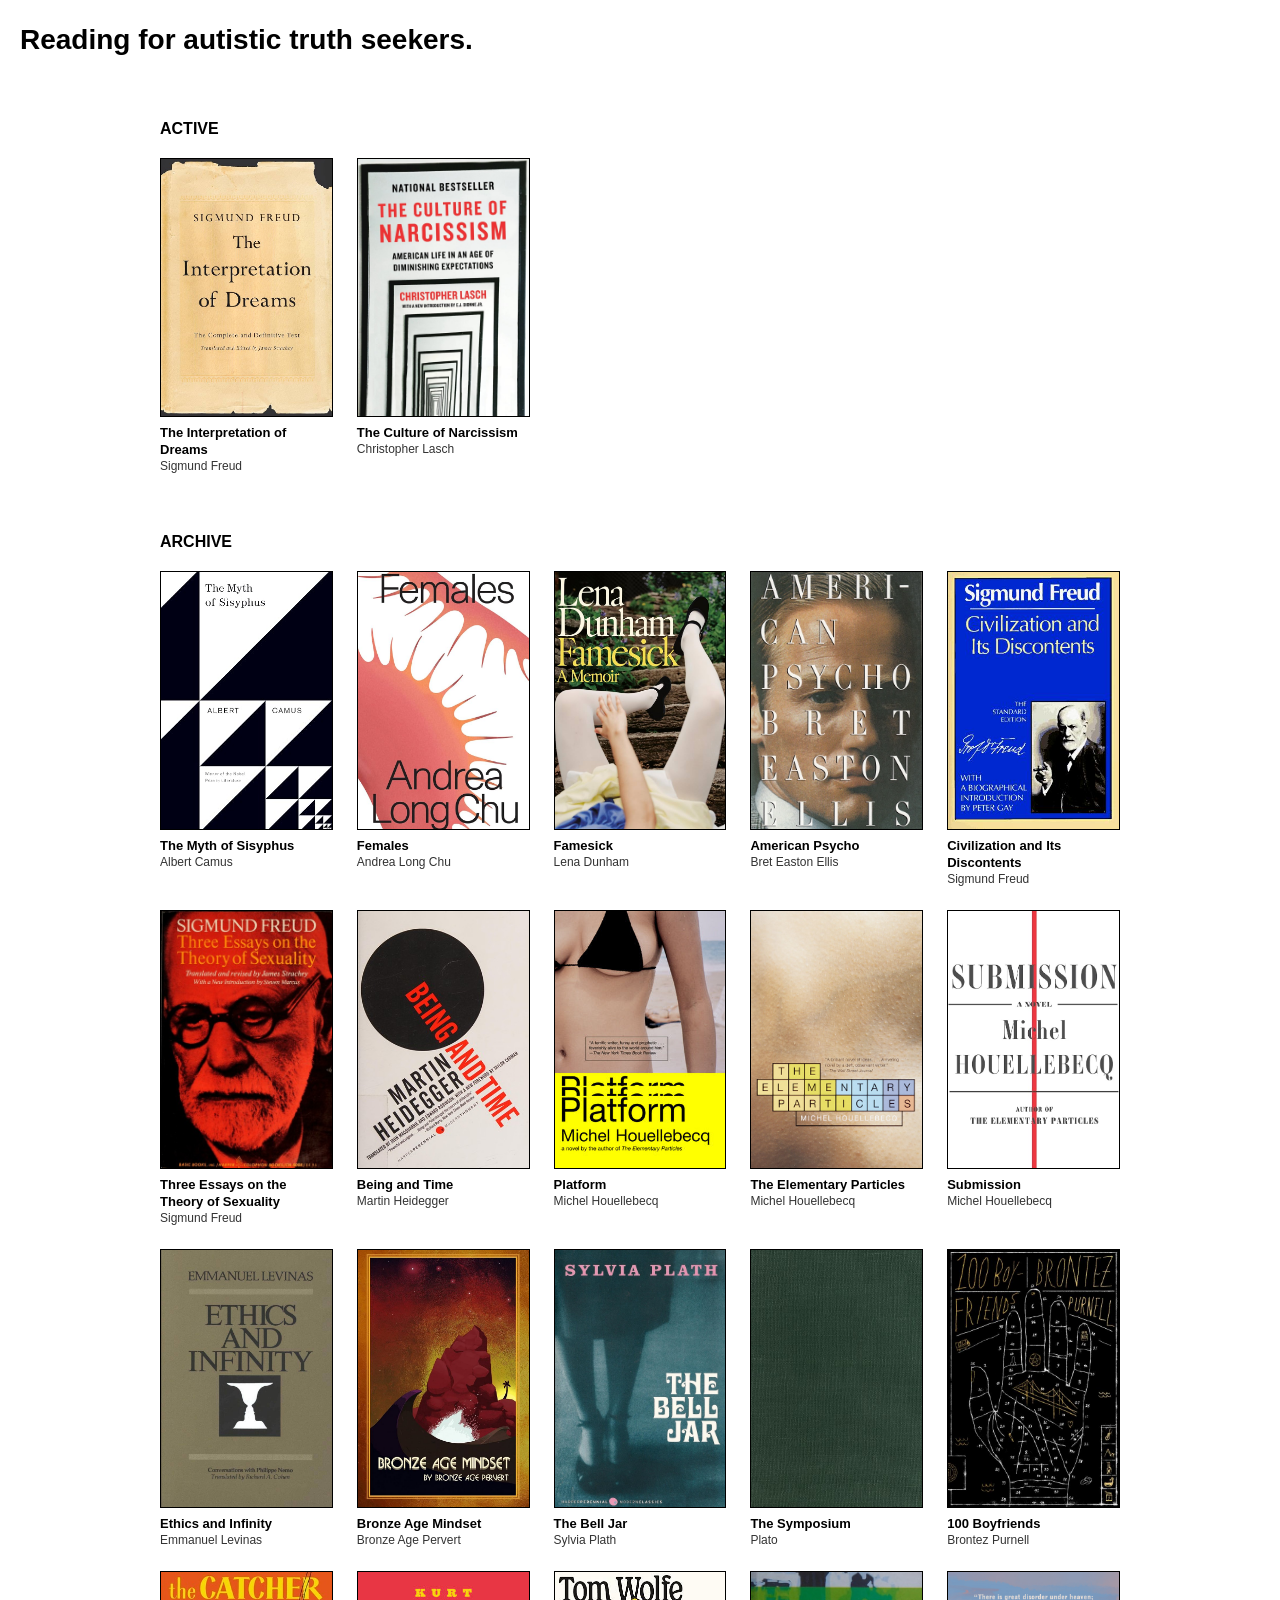
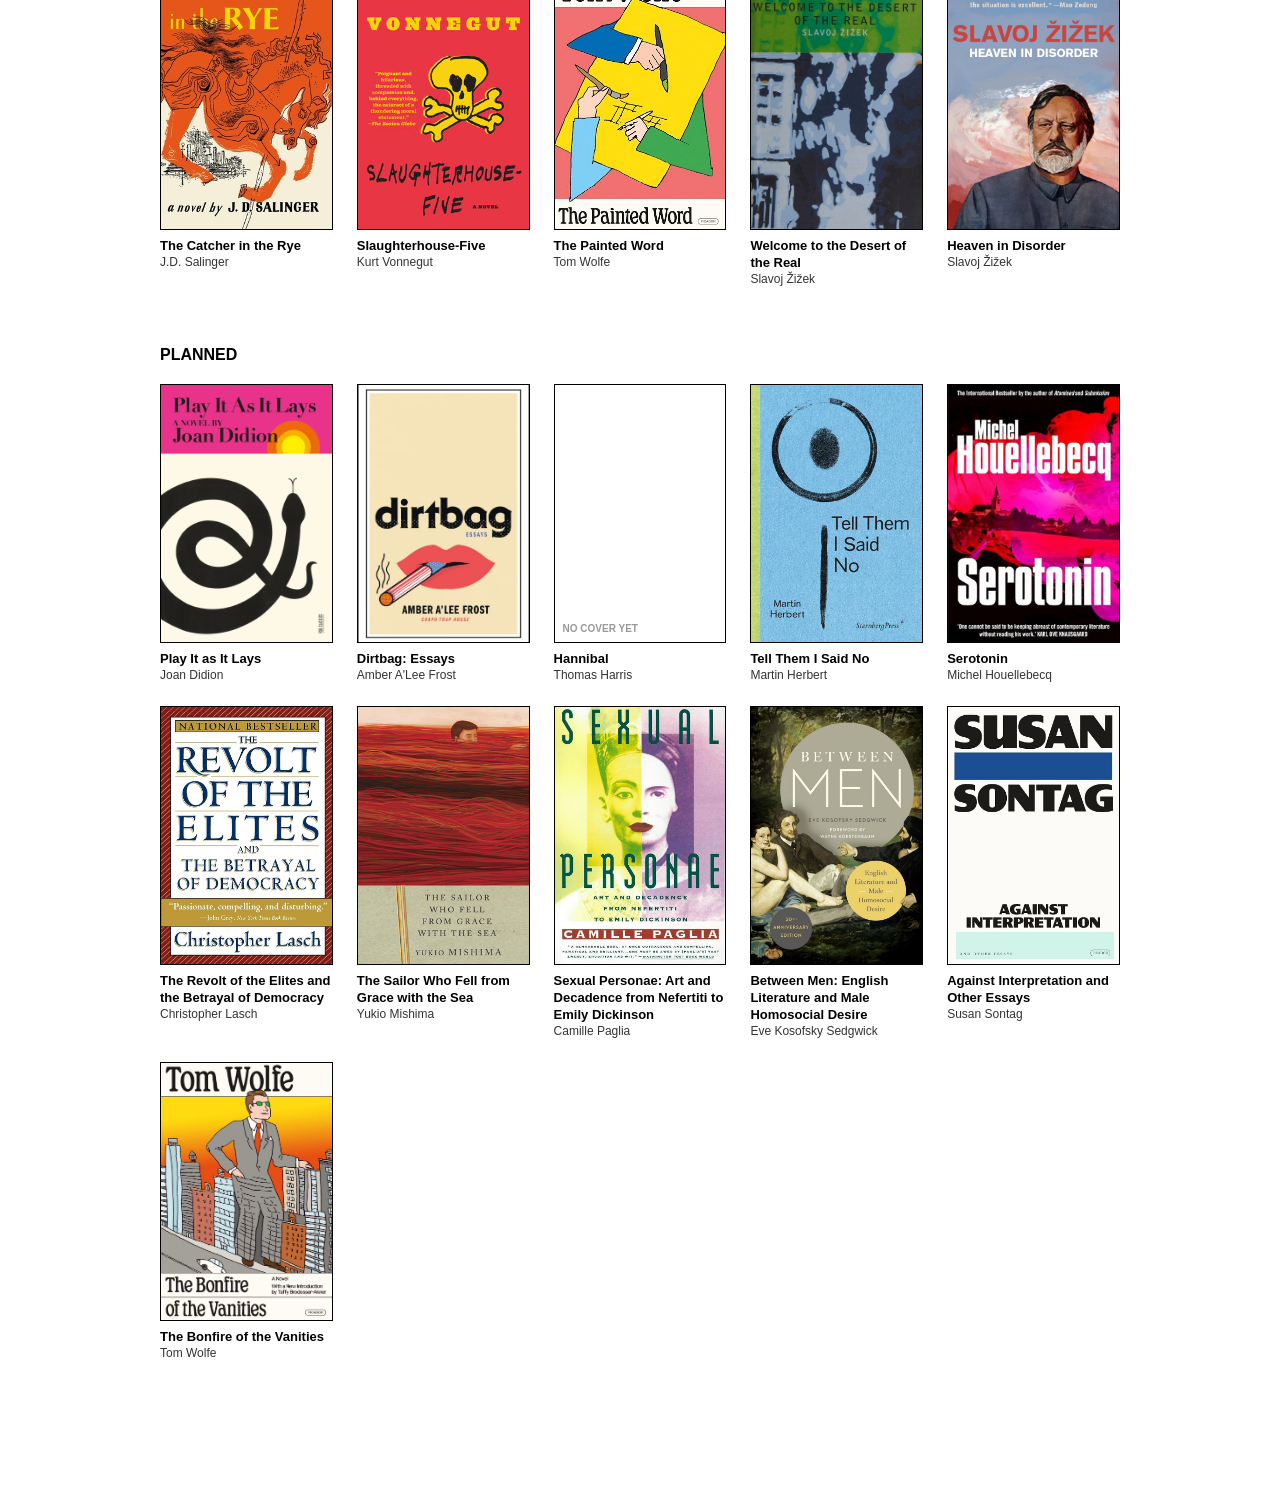
<file: index.html>
<!DOCTYPE html>
<html lang="en">
<head>
<meta charset="UTF-8">
<meta name="viewport" content="width=device-width, initial-scale=1.0">
<title>Reading for autistic truth seekers.</title>
<link rel="stylesheet" href="style.css">
</head>
<body>
  <header class="site-header">
    <h1>Reading for autistic truth seekers.</h1>
  </header>

  <main>
    <section class="shelf">
      <h2 class="shelf-title">ACTIVE</h2>
      <div class="grid" id="active-grid"></div>
    </section>

    <section class="shelf">
      <h2 class="shelf-title">ARCHIVE</h2>
      <div class="grid" id="archive-grid"></div>
    </section>

    <section class="shelf">
      <h2 class="shelf-title">PLANNED</h2>
      <div class="grid" id="planned-grid"></div>
    </section>
  </main>

  <script src="books.js"></script>
  <script src="main.js"></script>
</body>
</html>
</file>
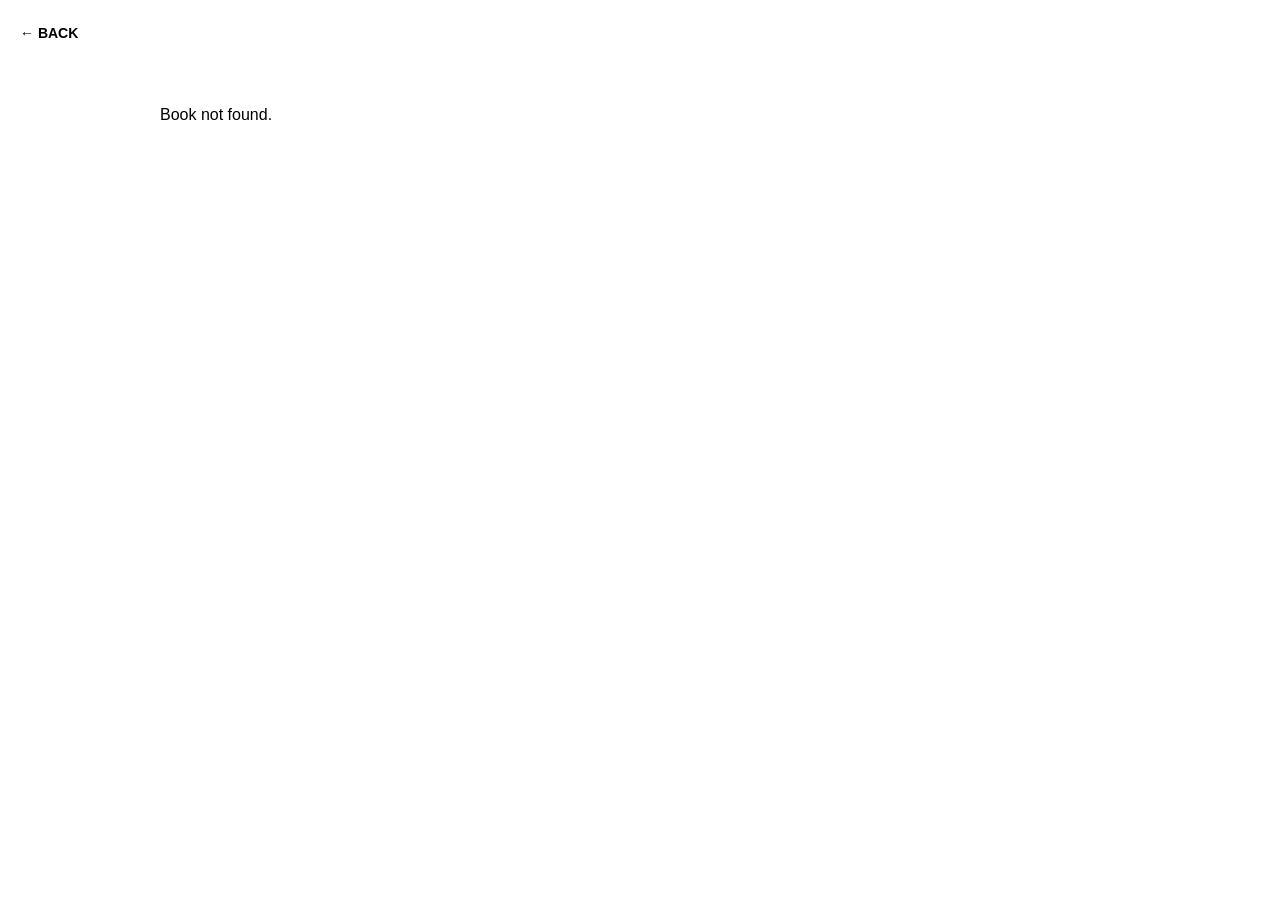
<file: book.html>
<!DOCTYPE html>
<html lang="en">
<head>
<meta charset="UTF-8">
<meta name="viewport" content="width=device-width, initial-scale=1.0">
<title id="page-title">Book</title>
<link rel="stylesheet" href="style.css">
</head>
<body>
  <header class="site-header">
    <a href="index.html" class="back-link">&larr; BACK</a>
  </header>

  <main class="book-detail">
    <img id="book-cover" src="" alt="" hidden>
    <div id="book-cover-placeholder" class="cover-placeholder" hidden></div>
    <div class="book-info">
      <h1 id="book-title"></h1>
      <h2 id="book-author"></h2>
      <p id="book-year"></p>
      <p id="book-blurb"></p>
    </div>
  </main>

  <script src="books.js"></script>
  <script src="book.js"></script>
</body>
</html>
</file>
<file: style.css>
* {
  box-sizing: border-box;
  margin: 0;
  padding: 0;
}

body {
  background: #ffffff;
  color: #000000;
  font-family: "Helvetica Neue", Helvetica, Arial, sans-serif;
  -webkit-font-smoothing: antialiased;
}

.site-header {
  padding: 24px 20px;
}

.site-header h1 {
  font-size: 28px;
  font-weight: 700;
}

.back-link {
  color: #000;
  text-decoration: none;
  font-size: 14px;
  font-weight: 700;
}

main {
  max-width: 1000px;
  margin: 0 auto;
  padding: 40px 20px 80px;
}

.shelf {
  margin-bottom: 60px;
}

.shelf-title {
  font-size: 16px;
  font-weight: 700;
  margin-bottom: 20px;
}

.grid {
  display: grid;
  grid-template-columns: repeat(auto-fill, minmax(160px, 1fr));
  gap: 24px;
}

.book-cover-link {
  display: block;
  text-decoration: none;
  color: #000;
}

.book-cover-link img,
.book-cover-link .cover-placeholder {
  width: 100%;
  aspect-ratio: 2 / 3;
  object-fit: cover;
  display: block;
  border: 1px solid #000;
}

.book-cover-link .cover-caption {
  margin-top: 8px;
  font-size: 13px;
  font-weight: 700;
  line-height: 1.3;
}

.book-cover-link .cover-author {
  font-size: 12px;
  color: #333;
}

.book-detail {
  display: flex;
  gap: 40px;
  flex-wrap: wrap;
  padding-top: 40px;
}

.book-detail img {
  width: 260px;
  height: auto;
  border: 1px solid #000;
}

.book-detail .cover-placeholder {
  width: 260px;
  aspect-ratio: 2 / 3;
  border: 1px solid #000;
}

.cover-placeholder {
  background: #fff;
  position: relative;
}

.cover-placeholder::after {
  content: "NO COVER YET";
  position: absolute;
  bottom: 8px;
  left: 8px;
  right: 8px;
  font-size: 10px;
  font-weight: 700;
  color: #999;
}

.book-info {
  flex: 1;
  min-width: 240px;
}

.book-info h1 {
  font-size: 28px;
  margin-bottom: 6px;
}

.book-info h2 {
  font-size: 16px;
  font-weight: 400;
  color: #333;
  margin-bottom: 16px;
}

.book-info p#book-year {
  font-size: 14px;
  color: #333;
  margin-bottom: 20px;
}

.book-info p#book-blurb {
  font-size: 16px;
  line-height: 1.6;
  max-width: 480px;
}

@media (max-width: 500px) {
  .site-header h1 {
    letter-spacing: 2px;
    font-size: 18px;
  }
}
</file>
